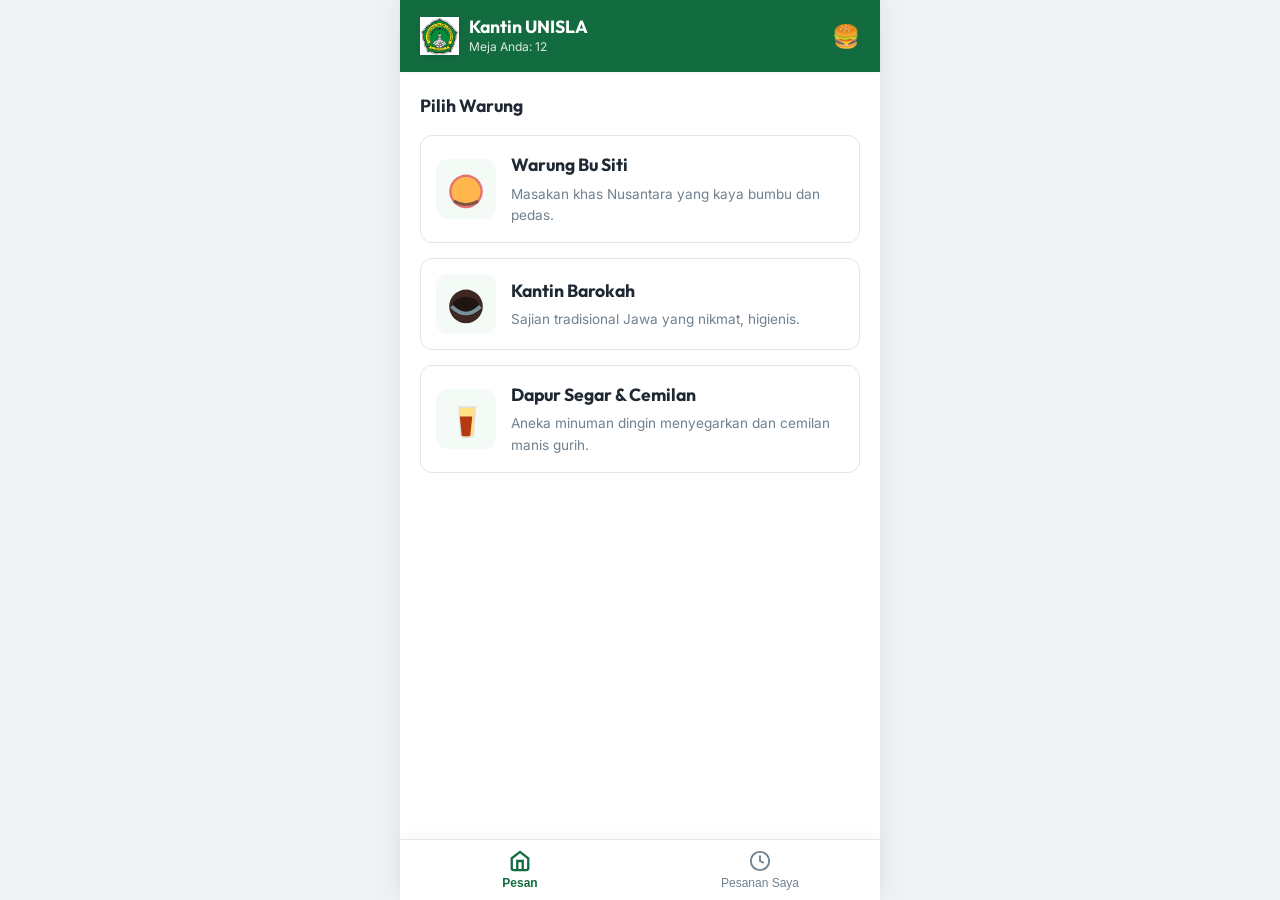
<file: apkkantin/customer.html>
<!DOCTYPE html>
<html lang="id">
<head>
    <meta charset="UTF-8">
    <meta name="viewport" content="width=device-width, initial-scale=1.0">
    <title>Pesan Makanan - Kantin UNISLA</title>
    <link rel="manifest" href="manifest.json">
    <meta name="theme-color" content="#0d9488">
    <link rel="stylesheet" href="styles.css">
    <script src="app.js"></script>
</head>
<body style="background-color: #f0f2f5;">

    <div class="mobile-wrapper">
        <!-- HEADER -->
        <header class="mobile-header" style="align-items: center;">
            <div style="display: flex; align-items: center; gap: 10px;">
                <img src="assets/logo.png" alt="Logo UNISLA" style="height: 38px; width: auto; filter: drop-shadow(0 2px 4px rgba(0,0,0,0.1));">
                <div>
                    <h2 id="header-title" style="font-size: 1.1rem; line-height: 1.2;">Kantin UNISLA</h2>
                    <div style="font-size: 0.75rem; color: rgba(255,255,255,0.85);" id="header-subtitle">Meja Anda: </div>
                </div>
            </div>
            <div class="portal-card-icon" style="margin:0; font-size:1.4rem; animation:none;" id="header-icon">🍔</div>
        </header>

        <!-- MAIN CONTENT AREA -->
        <div class="mobile-content" id="main-content">
            <!-- TAB 1: DAFTAR WARUNG -->
            <div id="view-merchants">
                <h3 style="margin-bottom: 15px; font-size: 1.1rem;">Pilih Warung</h3>
                <div class="merchant-list" id="merchant-list-container">
                    <!-- Injected via JS -->
                </div>
            </div>

            <!-- TAB 2: DAFTAR MENU -->
            <div id="view-menus" class="hidden">
                <button class="btn btn-sm btn-secondary" onclick="goBackToMerchants()" style="margin-bottom: 15px;">
                    &larr; Kembali ke Daftar Warung
                </button>
                
                <div class="card" style="margin-bottom: 20px; padding: 15px; display:flex; align-items:center; gap:15px;">
                    <div class="food-svg-container" id="selected-merchant-icon"></div>
                    <div>
                        <h3 id="selected-merchant-name" style="margin:0;">-</h3>
                        <p id="selected-merchant-desc" style="font-size:0.8rem; color:var(--text-muted); margin:0;"></p>
                    </div>
                </div>

                <div class="menu-filter" id="menu-categories">
                    <button class="filter-pill active" onclick="filterCategory('Semua')">Semua</button>
                    <button class="filter-pill" onclick="filterCategory('Makanan')">Makanan</button>
                    <button class="filter-pill" onclick="filterCategory('Minuman')">Minuman</button>
                    <button class="filter-pill" onclick="filterCategory('Cemilan')">Cemilan</button>
                </div>

                <div class="menu-list" id="menu-list-container">
                    <!-- Injected via JS -->
                </div>
            </div>

            <!-- TAB 3: PELACAKAN PESANAN -->
            <div id="view-tracking" class="hidden">
                <h3 style="margin-bottom: 15px; font-size: 1.1rem;">Pesanan Anda</h3>
                <div id="tracking-container">
                    <!-- Injected via JS -->
                </div>
            </div>
        </div>

        <!-- FLOATING CART BUTTON -->
        <div id="cart-floating" class="cart-floating-btn hidden" onclick="openCartModal()">
            <div>
                <h4>🛒 Lihat Keranjang</h4>
                <div style="font-size: 0.8rem; opacity: 0.9;" id="cart-item-count">0 Item</div>
            </div>
            <span id="cart-total-price">Rp 0</span>
        </div>

        <!-- FOOTER NAVIGATION -->
        <nav class="mobile-footer-nav">
            <button class="nav-item active" id="nav-home" onclick="switchMainTab('home')">
                <svg viewBox="0 0 24 24"><path d="M3 9l9-7 9 7v11a2 2 0 0 1-2 2H5a2 2 0 0 1-2-2z"></path><polyline points="9 22 9 12 15 12 15 22"></polyline></svg>
                Pesan
            </button>
            <button class="nav-item" id="nav-track" onclick="switchMainTab('track')">
                <svg viewBox="0 0 24 24"><circle cx="12" cy="12" r="10"></circle><polyline points="12 6 12 12 16 14"></polyline></svg>
                Pesanan Saya
            </button>
        </nav>
    </div>

    <!-- MODAL KERANJANG & CHECKOUT -->
    <div id="cart-modal" class="modal-overlay hidden" style="align-items: flex-end;">
        <div class="modal-content" style="border-radius: var(--radius-lg) var(--radius-lg) 0 0; max-height: 85vh; display:flex; flex-direction:column;">
            <button class="modal-close" onclick="closeCartModal()">&times;</button>
            <h2 style="margin-bottom: 20px;">Keranjang Pesanan</h2>
            
            <div id="cart-items-container" style="flex:1; overflow-y:auto; margin-bottom: 20px;">
                <!-- Injected via JS -->
            </div>

            <div style="border-top: 1px solid var(--border-color); padding-top: 15px; margin-bottom:20px;">
                <h4 style="margin-bottom:10px;">Metode Pembayaran</h4>
                <div class="payment-options">
                    <div class="payment-card active" id="pay-qris" onclick="selectPayment('qris')">
                        <strong>QRIS</strong><br>
                        <span style="font-size:0.8rem; color:var(--text-muted);">Scan via e-Wallet/M-Banking</span>
                    </div>
                    <div class="payment-card" id="pay-cash" onclick="selectPayment('cash')">
                        <strong>Tunai (Cash)</strong><br>
                        <span style="font-size:0.8rem; color:var(--text-muted);">Bayar di Kasir Warung</span>
                    </div>
                </div>
            </div>

            <button class="btn btn-primary" style="width: 100%; padding: 15px; font-size: 1.1rem;" onclick="handleCheckout()">
                Pesan Sekarang - <span id="checkout-total-price">Rp 0</span>
            </button>
        </div>
    </div>

    <!-- TOAST NOTIFICATION CONTAINER -->
    <div id="toast-container" class="toast-container" style="top:auto; bottom: 80px; width: 100%; max-width: 480px; left: 50%; transform: translateX(-50%); padding:0 20px;"></div>
    
    <!-- AUDIO FOR NOTIFICATIONS -->
    <audio id="chime-audio" src="https://assets.mixkit.co/active_storage/sfx/2869/2869-preview.mp3" preload="auto"></audio>

    <script>
        // STATE
        let tableNumber = 12;
        let selectedMerchant = null;
        let currentCategory = 'Semua';
        let cart = [];
        let paymentMethod = 'qris';
        let previousOrdersStr = '';

        window.addEventListener('DOMContentLoaded', () => {
            // Get Table Number from URL
            const urlParams = new URLSearchParams(window.location.search);
            if (urlParams.has('tableNumber')) {
                tableNumber = parseInt(urlParams.get('tableNumber'));
            }
            document.getElementById('header-subtitle').textContent = `Meja Anda: ${tableNumber}`;

            renderMerchants();
            renderOrderTracking(); // Init tracking
            
            // Listen to cross-tab updates
            window.addEventListener('storage', handleStorageUpdate);
            window.addEventListener('storage_updated', handleStorageUpdate);
        });

        function handleStorageUpdate() {
            if (document.getElementById('view-merchants').classList.contains('hidden') === false) {
                renderMerchants();
            } else if (selectedMerchant) {
                renderMenus();
            }
            checkOrderStatusChanges();
        }

        // --- NAVIGATION ---
        function switchMainTab(tab) {
            document.getElementById('nav-home').classList.remove('active');
            document.getElementById('nav-track').classList.remove('active');
            
            if (tab === 'home') {
                document.getElementById('nav-home').classList.add('active');
                document.getElementById('view-tracking').classList.add('hidden');
                
                if (selectedMerchant) {
                    document.getElementById('view-menus').classList.remove('hidden');
                    document.getElementById('view-merchants').classList.add('hidden');
                } else {
                    document.getElementById('view-merchants').classList.remove('hidden');
                    document.getElementById('view-menus').classList.add('hidden');
                }
                updateCartFloatingBtn();
            } else {
                document.getElementById('nav-track').classList.add('active');
                document.getElementById('view-merchants').classList.add('hidden');
                document.getElementById('view-menus').classList.add('hidden');
                document.getElementById('cart-floating').classList.add('hidden');
                document.getElementById('view-tracking').classList.remove('hidden');
                renderOrderTracking();
            }
        }

        // --- MERCHANTS ---
        function renderMerchants() {
            const merchants = DB.getMerchants().filter(m => m.aktif);
            const container = document.getElementById('merchant-list-container');
            
            if (merchants.length === 0) {
                container.innerHTML = `<div style="text-align:center; padding:30px; color:var(--text-muted);">Belum ada warung yang buka.</div>`;
                return;
            }

            container.innerHTML = merchants.map(m => `
                <div class="merchant-item" onclick="selectMerchant('${m.id}')">
                    <div class="food-svg-container">
                        ${DB.getFoodSvg(m.logo)}
                    </div>
                    <div class="merchant-item-info">
                        <h3>${m.nama}</h3>
                        <p>${m.deskripsi}</p>
                    </div>
                </div>
            `).join('');
        }

        function selectMerchant(merchantId) {
            // Check if cart has items from different merchant
            if (cart.length > 0 && cart[0].merchantId !== merchantId) {
                if(confirm('Anda memiliki pesanan dari warung lain di keranjang. Pindah warung akan mengosongkan keranjang. Lanjutkan?')) {
                    cart = [];
                } else {
                    return;
                }
            }
            
            selectedMerchant = DB.getMerchantById(merchantId);
            document.getElementById('selected-merchant-name').textContent = selectedMerchant.nama;
            document.getElementById('selected-merchant-desc').textContent = selectedMerchant.deskripsi;
            document.getElementById('selected-merchant-icon').innerHTML = DB.getFoodSvg(selectedMerchant.logo);
            
            document.getElementById('view-merchants').classList.add('hidden');
            document.getElementById('view-menus').classList.remove('hidden');
            
            renderMenus();
            updateCartFloatingBtn();
        }

        function goBackToMerchants() {
            selectedMerchant = null;
            document.getElementById('view-menus').classList.add('hidden');
            document.getElementById('view-merchants').classList.remove('hidden');
            updateCartFloatingBtn();
        }

        // --- MENUS ---
        function filterCategory(cat) {
            currentCategory = cat;
            document.querySelectorAll('.filter-pill').forEach(btn => {
                if(btn.textContent === cat) btn.classList.add('active');
                else btn.classList.remove('active');
            });
            renderMenus();
        }

        function renderMenus() {
            if (!selectedMerchant) return;
            let menus = DB.getMenusByMerchant(selectedMerchant.id);
            
            if (currentCategory !== 'Semua') {
                menus = menus.filter(m => m.kategori === currentCategory);
            }

            const container = document.getElementById('menu-list-container');
            
            if (menus.length === 0) {
                container.innerHTML = `<div style="text-align:center; padding:20px; color:var(--text-muted);">Tidak ada menu di kategori ini.</div>`;
                return;
            }

            container.innerHTML = menus.map(m => {
                const cartItem = cart.find(c => c.id === m.id);
                const qty = cartItem ? cartItem.qty : 0;
                
                let controlsHtml = '';
                if (!m.stok) {
                    controlsHtml = `<span style="color:var(--danger); font-size:0.8rem; font-weight:700;">HABIS</span>`;
                } else if (qty > 0) {
                    controlsHtml = `
                        <div class="qty-control">
                            <button class="qty-btn" onclick="updateCart('${m.id}', -1)">-</button>
                            <span class="qty-val">${qty}</span>
                            <button class="qty-btn" onclick="updateCart('${m.id}', 1)">+</button>
                        </div>
                    `;
                } else {
                    controlsHtml = `<button class="btn btn-sm btn-accent" onclick="updateCart('${m.id}', 1)">+ Tambah</button>`;
                }

                return `
                <div class="menu-item ${!m.stok ? 'out-of-stock' : ''}">
                    <div class="menu-item-img">${DB.getFoodSvg(m.iconKey)}</div>
                    <div class="menu-item-info">
                        <div>
                            <h4 class="menu-item-title">${m.nama}</h4>
                            <p class="menu-item-desc">${m.deskripsi}</p>
                        </div>
                        <div class="menu-item-footer">
                            <span class="menu-item-price">${formatRp(m.harga)}</span>
                            ${controlsHtml}
                        </div>
                    </div>
                </div>
                `;
            }).join('');
        }

        // --- CART ---
        function updateCart(menuId, change) {
            const menu = DB.getMenus().find(m => m.id === menuId);
            if (!menu || !menu.stok) return;

            const existingIdx = cart.findIndex(c => c.id === menuId);
            
            if (existingIdx > -1) {
                cart[existingIdx].qty += change;
                if (cart[existingIdx].qty <= 0) {
                    cart.splice(existingIdx, 1);
                }
            } else if (change > 0) {
                cart.push({ ...menu, qty: 1, notes: '' });
            }

            renderMenus();
            updateCartFloatingBtn();
            if(!document.getElementById('cart-modal').classList.contains('hidden')){
                renderCartItems();
            }
        }

        function updateCartFloatingBtn() {
            const floating = document.getElementById('cart-floating');
            // Show only if there are items AND we are not on tracking tab
            if (cart.length > 0 && document.getElementById('view-tracking').classList.contains('hidden')) {
                const totalQty = cart.reduce((sum, item) => sum + item.qty, 0);
                const totalPrice = cart.reduce((sum, item) => sum + (item.qty * item.harga), 0);
                
                document.getElementById('cart-item-count').textContent = `${totalQty} Item`;
                document.getElementById('cart-total-price').textContent = formatRp(totalPrice);
                floating.classList.remove('hidden');
            } else {
                floating.classList.add('hidden');
            }
        }

        function openCartModal() {
            renderCartItems();
            document.getElementById('cart-modal').classList.remove('hidden');
        }

        function closeCartModal() {
            document.getElementById('cart-modal').classList.add('hidden');
        }

        function renderCartItems() {
            const container = document.getElementById('cart-items-container');
            const totalPrice = cart.reduce((sum, item) => sum + (item.qty * item.harga), 0);
            
            if (cart.length === 0) {
                container.innerHTML = `<div style="text-align:center; color:var(--text-muted); margin-top:20px;">Keranjang kosong</div>`;
                document.getElementById('checkout-total-price').textContent = 'Rp 0';
                return;
            }

            container.innerHTML = cart.map((item, index) => `
                <div class="cart-item">
                    <div class="cart-item-header">
                        <span class="cart-item-title">${item.nama}</span>
                        <div class="qty-control">
                            <button class="qty-btn" onclick="updateCart('${item.id}', -1)">-</button>
                            <span class="qty-val">${item.qty}</span>
                            <button class="qty-btn" onclick="updateCart('${item.id}', 1)">+</button>
                        </div>
                    </div>
                    <div style="display:flex; justify-content:space-between; align-items:center;">
                        <span class="cart-item-price">${formatRp(item.harga * item.qty)}</span>
                        <input type="text" class="cart-notes-input" placeholder="Catatan (Minta pedas, dll)" 
                               value="${item.notes}" onchange="updateNotes(${index}, this.value)" style="width: 60%;">
                    </div>
                </div>
            `).join('');
            
            document.getElementById('checkout-total-price').textContent = formatRp(totalPrice);
        }

        function updateNotes(index, value) {
            if (cart[index]) {
                cart[index].notes = value;
            }
        }

        function selectPayment(method) {
            paymentMethod = method;
            document.getElementById('pay-qris').classList.remove('active');
            document.getElementById('pay-cash').classList.remove('active');
            document.getElementById(`pay-${method}`).classList.add('active');
        }

        function handleCheckout() {
            if (cart.length === 0) return;
            
            const totalPrice = cart.reduce((sum, item) => sum + (item.qty * item.harga), 0);
            const orderData = {
                merchantId: cart[0].merchantId,
                tableNumber: tableNumber,
                items: cart,
                totalPrice: totalPrice,
                paymentMethod: paymentMethod
            };

            DB.createOrder(orderData);
            
            // Show QRIS simulation if needed, but for now just success
            cart = [];
            closeCartModal();
            updateCartFloatingBtn();
            
            showToast('Pesanan berhasil dikirim ke warung!', 'success');
            
            // Switch to tracking
            switchMainTab('track');
        }

        // --- ORDER TRACKING ---
        function renderOrderTracking() {
            const myOrders = DB.getOrders().filter(o => o.tableNumber === tableNumber)
                             .sort((a,b) => new Date(b.timestamp) - new Date(a.timestamp));
                             
            const container = document.getElementById('tracking-container');
            
            if (myOrders.length === 0) {
                container.innerHTML = `
                    <div style="text-align:center; padding:40px 20px; color:var(--text-muted);">
                        <div style="font-size:3rem; margin-bottom:15px;">🍽️</div>
                        <p>Anda belum memiliki pesanan.</p>
                        <button class="btn btn-primary" onclick="switchMainTab('home')" style="margin-top:15px;">Pesan Sekarang</button>
                    </div>`;
                return;
            }

            container.innerHTML = myOrders.map(order => {
                const merchant = DB.getMerchantById(order.merchantId);
                const time = new Date(order.timestamp).toLocaleTimeString('id-ID', { hour: '2-digit', minute: '2-digit' });
                
                let progress = 25;
                let statusText = 'Menunggu Konfirmasi';
                let statusColor = 'var(--warning)';
                
                if (order.status === 'processed') { progress = 50; statusText = 'Sedang Dibuat'; statusColor = 'var(--info)'; }
                if (order.status === 'ready') { progress = 75; statusText = 'Siap Diambil'; statusColor = 'var(--primary)'; }
                if (order.status === 'completed') { progress = 100; statusText = 'Selesai'; statusColor = 'var(--success)'; }

                return `
                <div class="tracking-card">
                    <div class="tracking-header">
                        <span class="tracking-shop">${merchant ? merchant.nama : 'Warung'}</span>
                        <span class="tracking-time">${time}</span>
                    </div>
                    
                    <div style="display:flex; justify-content:space-between; align-items:center;">
                        <span style="font-weight:600; color:${statusColor};">${statusText}</span>
                        <span style="font-size:0.8rem; font-weight:700;">#${order.id.slice(-6).toUpperCase()}</span>
                    </div>
                    
                    <div class="tracking-progress">
                        <div class="progress-bar-bg">
                            <div class="progress-bar-fill" style="width: ${progress}%; background-color: ${statusColor};"></div>
                        </div>
                    </div>
                    
                    <div class="tracking-items">
                        ${order.items.map(item => `
                            <div class="tracking-item-row">
                                <span>${item.qty}x ${item.nama}</span>
                                <span>${formatRp(item.harga * item.qty)}</span>
                            </div>
                        `).join('')}
                    </div>
                    
                    <div class="tracking-total">
                        <span>Total:</span>
                        <span style="color:var(--primary);">${formatRp(order.totalPrice)}</span>
                    </div>
                </div>
                `;
            }).join('');
        }

        // Logic to detect changes and play sound / show toast
        function checkOrderStatusChanges() {
            const myOrders = DB.getOrders().filter(o => o.tableNumber === tableNumber);
            const currentStr = JSON.stringify(myOrders.map(o => o.id + o.status));
            
            if (previousOrdersStr && currentStr !== previousOrdersStr) {
                // Determine what changed
                myOrders.forEach(order => {
                    if (order.status === 'ready') {
                        // It's ready! Play chime
                        document.getElementById('chime-audio').play().catch(e => console.log('Audio error'));
                        showToast(`Pesanan #${order.id.slice(-6).toUpperCase()} SIAP DIAMBIL!`, 'success');
                    } else if (order.status === 'processed') {
                        showToast(`Pesanan #${order.id.slice(-6).toUpperCase()} sedang diproses penjual.`, 'info');
                    }
                });
                
                if (!document.getElementById('view-tracking').classList.contains('hidden')) {
                    renderOrderTracking();
                }
            }
            previousOrdersStr = currentStr;
        }

        // Initialize tracking string
        previousOrdersStr = JSON.stringify(DB.getOrders().filter(o => o.tableNumber === tableNumber).map(o => o.id + o.status));

        // --- UTILS ---
        function showToast(message, type = 'info') {
            const container = document.getElementById('toast-container');
            const toast = document.createElement('div');
            toast.className = `toast ${type}`;
            toast.innerHTML = `<p style="margin:0; font-weight:500;">${message}</p>`;
            container.appendChild(toast);
            
            setTimeout(() => {
                toast.style.opacity = '0';
                toast.style.transform = 'translateY(-20px)';
                toast.style.transition = 'all 0.3s';
                setTimeout(() => toast.remove(), 300);
            }, 3000);
        }
    </script>
</body>
</html>
</file>
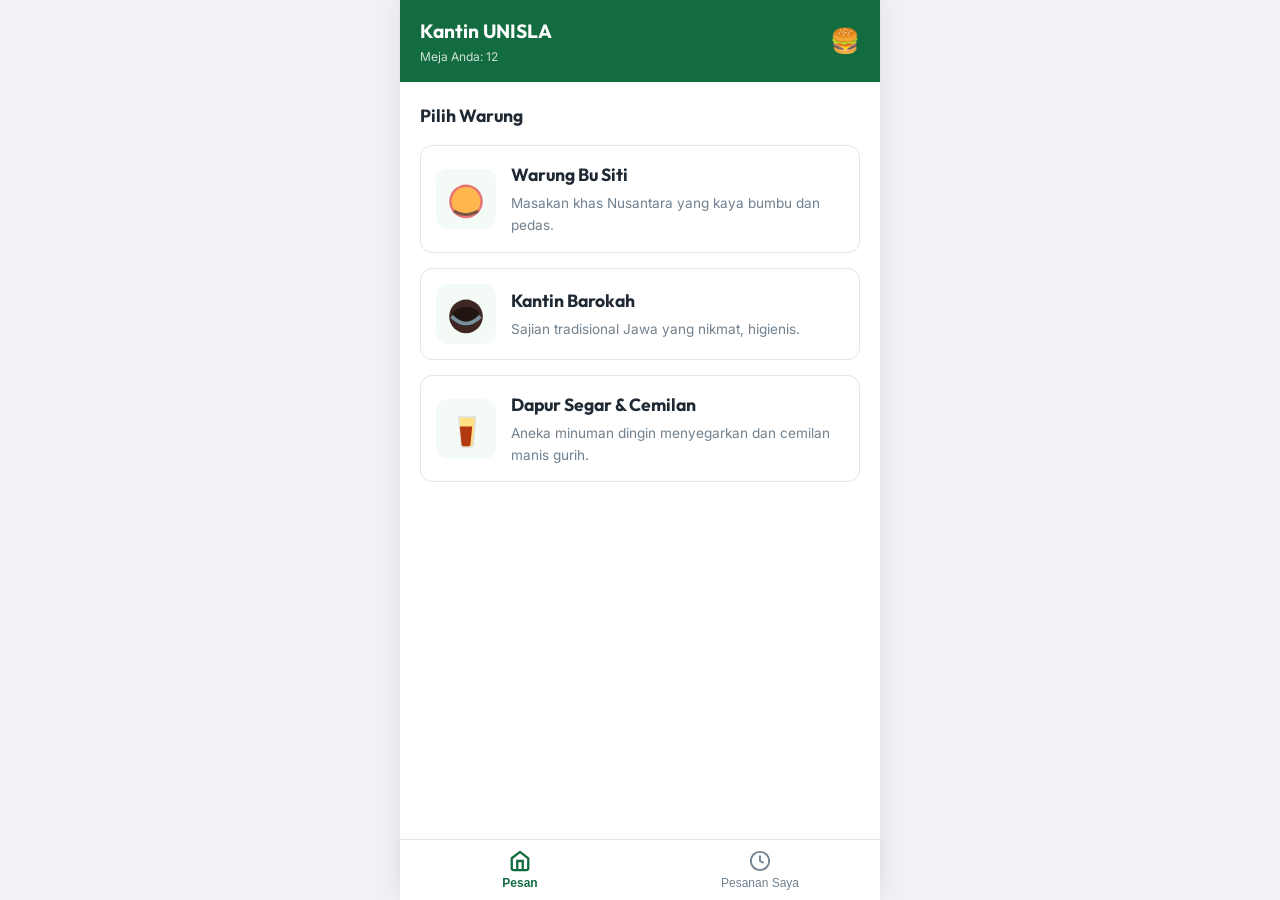
<file: sistem_kantin/customer.html>
<!DOCTYPE html>
<html lang="id">
<head>
    <meta charset="UTF-8">
    <meta name="viewport" content="width=device-width, initial-scale=1.0">
    <title>Kantin UNISLA - Pesan Makanan</title>
    <link rel="stylesheet" href="styles.css">
    <script src="app.js"></script>
</head>
<body style="background-color: #f0f2f5;">

    <div class="mobile-wrapper">
        <!-- HEADER -->
        <header class="mobile-header">
            <div>
                <h2 id="header-title">Kantin UNISLA</h2>
                <div style="font-size: 0.75rem; color: rgba(255,255,255,0.8);" id="header-subtitle">Meja Anda: </div>
            </div>
            <div class="portal-card-icon" style="margin:0; font-size:1.5rem; animation:none;" id="header-icon">🍔</div>
        </header>

        <!-- MAIN CONTENT AREA -->
        <div class="mobile-content" id="main-content">
            <!-- TAB 1: DAFTAR WARUNG -->
            <div id="view-merchants">
                <h3 style="margin-bottom: 15px; font-size: 1.1rem;">Pilih Warung</h3>
                <div class="merchant-list" id="merchant-list-container">
                    <!-- Injected via JS -->
                </div>
            </div>

            <!-- TAB 2: DAFTAR MENU -->
            <div id="view-menus" class="hidden">
                <button class="btn btn-sm btn-secondary" onclick="goBackToMerchants()" style="margin-bottom: 15px;">
                    &larr; Kembali ke Daftar Warung
                </button>
                
                <div class="card" style="margin-bottom: 20px; padding: 15px; display:flex; align-items:center; gap:15px;">
                    <div class="food-svg-container" id="selected-merchant-icon"></div>
                    <div>
                        <h3 id="selected-merchant-name" style="margin:0;">-</h3>
                        <p id="selected-merchant-desc" style="font-size:0.8rem; color:var(--text-muted); margin:0;"></p>
                    </div>
                </div>

                <div class="menu-filter" id="menu-categories">
                    <button class="filter-pill active" onclick="filterCategory('Semua')">Semua</button>
                    <button class="filter-pill" onclick="filterCategory('Makanan')">Makanan</button>
                    <button class="filter-pill" onclick="filterCategory('Minuman')">Minuman</button>
                    <button class="filter-pill" onclick="filterCategory('Cemilan')">Cemilan</button>
                </div>

                <div class="menu-list" id="menu-list-container">
                    <!-- Injected via JS -->
                </div>
            </div>

            <!-- TAB 3: PELACAKAN PESANAN -->
            <div id="view-tracking" class="hidden">
                <h3 style="margin-bottom: 15px; font-size: 1.1rem;">Pesanan Anda</h3>
                <div id="tracking-container">
                    <!-- Injected via JS -->
                </div>
            </div>
        </div>

        <!-- FLOATING CART BUTTON -->
        <div id="cart-floating" class="cart-floating-btn hidden" onclick="openCartModal()">
            <div>
                <h4>🛒 Lihat Keranjang</h4>
                <div style="font-size: 0.8rem; opacity: 0.9;" id="cart-item-count">0 Item</div>
            </div>
            <span id="cart-total-price">Rp 0</span>
        </div>

        <!-- FOOTER NAVIGATION -->
        <nav class="mobile-footer-nav">
            <button class="nav-item active" id="nav-home" onclick="switchMainTab('home')">
                <svg viewBox="0 0 24 24"><path d="M3 9l9-7 9 7v11a2 2 0 0 1-2 2H5a2 2 0 0 1-2-2z"></path><polyline points="9 22 9 12 15 12 15 22"></polyline></svg>
                Pesan
            </button>
            <button class="nav-item" id="nav-track" onclick="switchMainTab('track')">
                <svg viewBox="0 0 24 24"><circle cx="12" cy="12" r="10"></circle><polyline points="12 6 12 12 16 14"></polyline></svg>
                Pesanan Saya
            </button>
        </nav>
    </div>

    <!-- MODAL KERANJANG & CHECKOUT -->
    <div id="cart-modal" class="modal-overlay hidden" style="align-items: flex-end;">
        <div class="modal-content" style="border-radius: var(--radius-lg) var(--radius-lg) 0 0; max-height: 85vh; display:flex; flex-direction:column;">
            <button class="modal-close" onclick="closeCartModal()">&times;</button>
            <h2 style="margin-bottom: 20px;">Keranjang Pesanan</h2>
            
            <div id="cart-items-container" style="flex:1; overflow-y:auto; margin-bottom: 20px;">
                <!-- Injected via JS -->
            </div>

            <div style="border-top: 1px solid var(--border-color); padding-top: 15px; margin-bottom:20px;">
                <h4 style="margin-bottom:10px;">Metode Pembayaran</h4>
                <div class="payment-options">
                    <div class="payment-card active" id="pay-qris" onclick="selectPayment('qris')">
                        <strong>QRIS</strong><br>
                        <span style="font-size:0.8rem; color:var(--text-muted);">Scan via e-Wallet/M-Banking</span>
                    </div>
                    <div class="payment-card" id="pay-cash" onclick="selectPayment('cash')">
                        <strong>Tunai (Cash)</strong><br>
                        <span style="font-size:0.8rem; color:var(--text-muted);">Bayar di Kasir Warung</span>
                    </div>
                </div>
            </div>

            <button class="btn btn-primary" style="width: 100%; padding: 15px; font-size: 1.1rem;" onclick="handleCheckout()">
                Pesan Sekarang - <span id="checkout-total-price">Rp 0</span>
            </button>
        </div>
    </div>

    <!-- TOAST NOTIFICATION CONTAINER -->
    <div id="toast-container" class="toast-container" style="top:auto; bottom: 80px; width: 100%; max-width: 480px; left: 50%; transform: translateX(-50%); padding:0 20px;"></div>
    
    <!-- AUDIO FOR NOTIFICATIONS -->
    <audio id="chime-audio" src="https://assets.mixkit.co/active_storage/sfx/2869/2869-preview.mp3" preload="auto"></audio>

    <script>
        // STATE
        let tableNumber = 12;
        let selectedMerchant = null;
        let currentCategory = 'Semua';
        let cart = [];
        let paymentMethod = 'qris';
        let previousOrdersStr = '';

        window.addEventListener('DOMContentLoaded', () => {
            // Get Table Number from URL
            const urlParams = new URLSearchParams(window.location.search);
            if (urlParams.has('tableNumber')) {
                tableNumber = parseInt(urlParams.get('tableNumber'));
            }
            document.getElementById('header-subtitle').textContent = `Meja Anda: ${tableNumber}`;

            renderMerchants();
            renderOrderTracking(); // Init tracking
            
            // Listen to cross-tab updates
            window.addEventListener('storage', handleStorageUpdate);
            window.addEventListener('storage_updated', handleStorageUpdate);
        });

        function handleStorageUpdate() {
            if (document.getElementById('view-merchants').classList.contains('hidden') === false) {
                renderMerchants();
            } else if (selectedMerchant) {
                renderMenus();
            }
            checkOrderStatusChanges();
        }

        // --- NAVIGATION ---
        function switchMainTab(tab) {
            document.getElementById('nav-home').classList.remove('active');
            document.getElementById('nav-track').classList.remove('active');
            
            if (tab === 'home') {
                document.getElementById('nav-home').classList.add('active');
                document.getElementById('view-tracking').classList.add('hidden');
                
                if (selectedMerchant) {
                    document.getElementById('view-menus').classList.remove('hidden');
                    document.getElementById('view-merchants').classList.add('hidden');
                } else {
                    document.getElementById('view-merchants').classList.remove('hidden');
                    document.getElementById('view-menus').classList.add('hidden');
                }
                updateCartFloatingBtn();
            } else {
                document.getElementById('nav-track').classList.add('active');
                document.getElementById('view-merchants').classList.add('hidden');
                document.getElementById('view-menus').classList.add('hidden');
                document.getElementById('cart-floating').classList.add('hidden');
                document.getElementById('view-tracking').classList.remove('hidden');
                renderOrderTracking();
            }
        }

        // --- MERCHANTS ---
        function renderMerchants() {
            const merchants = DB.getMerchants().filter(m => m.aktif);
            const container = document.getElementById('merchant-list-container');
            
            if (merchants.length === 0) {
                container.innerHTML = `<div style="text-align:center; padding:30px; color:var(--text-muted);">Belum ada warung yang buka.</div>`;
                return;
            }

            container.innerHTML = merchants.map(m => `
                <div class="merchant-item" onclick="selectMerchant('${m.id}')">
                    <div class="food-svg-container">
                        ${DB.getFoodSvg(m.logo)}
                    </div>
                    <div class="merchant-item-info">
                        <h3>${m.nama}</h3>
                        <p>${m.deskripsi}</p>
                    </div>
                </div>
            `).join('');
        }

        function selectMerchant(merchantId) {
            // Check if cart has items from different merchant
            if (cart.length > 0 && cart[0].merchantId !== merchantId) {
                if(confirm('Anda memiliki pesanan dari warung lain di keranjang. Pindah warung akan mengosongkan keranjang. Lanjutkan?')) {
                    cart = [];
                } else {
                    return;
                }
            }
            
            selectedMerchant = DB.getMerchantById(merchantId);
            document.getElementById('selected-merchant-name').textContent = selectedMerchant.nama;
            document.getElementById('selected-merchant-desc').textContent = selectedMerchant.deskripsi;
            document.getElementById('selected-merchant-icon').innerHTML = DB.getFoodSvg(selectedMerchant.logo);
            
            document.getElementById('view-merchants').classList.add('hidden');
            document.getElementById('view-menus').classList.remove('hidden');
            
            renderMenus();
            updateCartFloatingBtn();
        }

        function goBackToMerchants() {
            selectedMerchant = null;
            document.getElementById('view-menus').classList.add('hidden');
            document.getElementById('view-merchants').classList.remove('hidden');
            updateCartFloatingBtn();
        }

        // --- MENUS ---
        function filterCategory(cat) {
            currentCategory = cat;
            document.querySelectorAll('.filter-pill').forEach(btn => {
                if(btn.textContent === cat) btn.classList.add('active');
                else btn.classList.remove('active');
            });
            renderMenus();
        }

        function renderMenus() {
            if (!selectedMerchant) return;
            let menus = DB.getMenusByMerchant(selectedMerchant.id);
            
            if (currentCategory !== 'Semua') {
                menus = menus.filter(m => m.kategori === currentCategory);
            }

            const container = document.getElementById('menu-list-container');
            
            if (menus.length === 0) {
                container.innerHTML = `<div style="text-align:center; padding:20px; color:var(--text-muted);">Tidak ada menu di kategori ini.</div>`;
                return;
            }

            container.innerHTML = menus.map(m => {
                const cartItem = cart.find(c => c.id === m.id);
                const qty = cartItem ? cartItem.qty : 0;
                
                let controlsHtml = '';
                if (!m.stok) {
                    controlsHtml = `<span style="color:var(--danger); font-size:0.8rem; font-weight:700;">HABIS</span>`;
                } else if (qty > 0) {
                    controlsHtml = `
                        <div class="qty-control">
                            <button class="qty-btn" onclick="updateCart('${m.id}', -1)">-</button>
                            <span class="qty-val">${qty}</span>
                            <button class="qty-btn" onclick="updateCart('${m.id}', 1)">+</button>
                        </div>
                    `;
                } else {
                    controlsHtml = `<button class="btn btn-sm btn-accent" onclick="updateCart('${m.id}', 1)">+ Tambah</button>`;
                }

                return `
                <div class="menu-item ${!m.stok ? 'out-of-stock' : ''}">
                    <div class="menu-item-img">${DB.getFoodSvg(m.iconKey)}</div>
                    <div class="menu-item-info">
                        <div>
                            <h4 class="menu-item-title">${m.nama}</h4>
                            <p class="menu-item-desc">${m.deskripsi}</p>
                        </div>
                        <div class="menu-item-footer">
                            <span class="menu-item-price">${formatRp(m.harga)}</span>
                            ${controlsHtml}
                        </div>
                    </div>
                </div>
                `;
            }).join('');
        }

        // --- CART ---
        function updateCart(menuId, change) {
            const menu = DB.getMenus().find(m => m.id === menuId);
            if (!menu || !menu.stok) return;

            const existingIdx = cart.findIndex(c => c.id === menuId);
            
            if (existingIdx > -1) {
                cart[existingIdx].qty += change;
                if (cart[existingIdx].qty <= 0) {
                    cart.splice(existingIdx, 1);
                }
            } else if (change > 0) {
                cart.push({ ...menu, qty: 1, notes: '' });
            }

            renderMenus();
            updateCartFloatingBtn();
            if(!document.getElementById('cart-modal').classList.contains('hidden')){
                renderCartItems();
            }
        }

        function updateCartFloatingBtn() {
            const floating = document.getElementById('cart-floating');
            // Show only if there are items AND we are not on tracking tab
            if (cart.length > 0 && document.getElementById('view-tracking').classList.contains('hidden')) {
                const totalQty = cart.reduce((sum, item) => sum + item.qty, 0);
                const totalPrice = cart.reduce((sum, item) => sum + (item.qty * item.harga), 0);
                
                document.getElementById('cart-item-count').textContent = `${totalQty} Item`;
                document.getElementById('cart-total-price').textContent = formatRp(totalPrice);
                floating.classList.remove('hidden');
            } else {
                floating.classList.add('hidden');
            }
        }

        function openCartModal() {
            renderCartItems();
            document.getElementById('cart-modal').classList.remove('hidden');
        }

        function closeCartModal() {
            document.getElementById('cart-modal').classList.add('hidden');
        }

        function renderCartItems() {
            const container = document.getElementById('cart-items-container');
            const totalPrice = cart.reduce((sum, item) => sum + (item.qty * item.harga), 0);
            
            if (cart.length === 0) {
                container.innerHTML = `<div style="text-align:center; color:var(--text-muted); margin-top:20px;">Keranjang kosong</div>`;
                document.getElementById('checkout-total-price').textContent = 'Rp 0';
                return;
            }

            container.innerHTML = cart.map((item, index) => `
                <div class="cart-item">
                    <div class="cart-item-header">
                        <span class="cart-item-title">${item.nama}</span>
                        <div class="qty-control">
                            <button class="qty-btn" onclick="updateCart('${item.id}', -1)">-</button>
                            <span class="qty-val">${item.qty}</span>
                            <button class="qty-btn" onclick="updateCart('${item.id}', 1)">+</button>
                        </div>
                    </div>
                    <div style="display:flex; justify-content:space-between; align-items:center;">
                        <span class="cart-item-price">${formatRp(item.harga * item.qty)}</span>
                        <input type="text" class="cart-notes-input" placeholder="Catatan (Minta pedas, dll)" 
                               value="${item.notes}" onchange="updateNotes(${index}, this.value)" style="width: 60%;">
                    </div>
                </div>
            `).join('');
            
            document.getElementById('checkout-total-price').textContent = formatRp(totalPrice);
        }

        function updateNotes(index, value) {
            if (cart[index]) {
                cart[index].notes = value;
            }
        }

        function selectPayment(method) {
            paymentMethod = method;
            document.getElementById('pay-qris').classList.remove('active');
            document.getElementById('pay-cash').classList.remove('active');
            document.getElementById(`pay-${method}`).classList.add('active');
        }

        function handleCheckout() {
            if (cart.length === 0) return;
            
            const totalPrice = cart.reduce((sum, item) => sum + (item.qty * item.harga), 0);
            const orderData = {
                merchantId: cart[0].merchantId,
                tableNumber: tableNumber,
                items: cart,
                totalPrice: totalPrice,
                paymentMethod: paymentMethod
            };

            DB.createOrder(orderData);
            
            // Show QRIS simulation if needed, but for now just success
            cart = [];
            closeCartModal();
            updateCartFloatingBtn();
            
            showToast('Pesanan berhasil dikirim ke warung!', 'success');
            
            // Switch to tracking
            switchMainTab('track');
        }

        // --- ORDER TRACKING ---
        function renderOrderTracking() {
            const myOrders = DB.getOrders().filter(o => o.tableNumber === tableNumber)
                             .sort((a,b) => new Date(b.timestamp) - new Date(a.timestamp));
                             
            const container = document.getElementById('tracking-container');
            
            if (myOrders.length === 0) {
                container.innerHTML = `
                    <div style="text-align:center; padding:40px 20px; color:var(--text-muted);">
                        <div style="font-size:3rem; margin-bottom:15px;">🍽️</div>
                        <p>Anda belum memiliki pesanan.</p>
                        <button class="btn btn-primary" onclick="switchMainTab('home')" style="margin-top:15px;">Pesan Sekarang</button>
                    </div>`;
                return;
            }

            container.innerHTML = myOrders.map(order => {
                const merchant = DB.getMerchantById(order.merchantId);
                const time = new Date(order.timestamp).toLocaleTimeString('id-ID', { hour: '2-digit', minute: '2-digit' });
                
                let progress = 25;
                let statusText = 'Menunggu Konfirmasi';
                let statusColor = 'var(--warning)';
                
                if (order.status === 'processed') { progress = 50; statusText = 'Sedang Dibuat'; statusColor = 'var(--info)'; }
                if (order.status === 'ready') { progress = 75; statusText = 'Siap Diambil'; statusColor = 'var(--primary)'; }
                if (order.status === 'completed') { progress = 100; statusText = 'Selesai'; statusColor = 'var(--success)'; }

                return `
                <div class="tracking-card">
                    <div class="tracking-header">
                        <span class="tracking-shop">${merchant ? merchant.nama : 'Warung'}</span>
                        <span class="tracking-time">${time}</span>
                    </div>
                    
                    <div style="display:flex; justify-content:space-between; align-items:center;">
                        <span style="font-weight:600; color:${statusColor};">${statusText}</span>
                        <span style="font-size:0.8rem; font-weight:700;">#${order.id.slice(-6).toUpperCase()}</span>
                    </div>
                    
                    <div class="tracking-progress">
                        <div class="progress-bar-bg">
                            <div class="progress-bar-fill" style="width: ${progress}%; background-color: ${statusColor};"></div>
                        </div>
                    </div>
                    
                    <div class="tracking-items">
                        ${order.items.map(item => `
                            <div class="tracking-item-row">
                                <span>${item.qty}x ${item.nama}</span>
                                <span>${formatRp(item.harga * item.qty)}</span>
                            </div>
                        `).join('')}
                    </div>
                    
                    <div class="tracking-total">
                        <span>Total:</span>
                        <span style="color:var(--primary);">${formatRp(order.totalPrice)}</span>
                    </div>
                </div>
                `;
            }).join('');
        }

        // Logic to detect changes and play sound / show toast
        function checkOrderStatusChanges() {
            const myOrders = DB.getOrders().filter(o => o.tableNumber === tableNumber);
            const currentStr = JSON.stringify(myOrders.map(o => o.id + o.status));
            
            if (previousOrdersStr && currentStr !== previousOrdersStr) {
                // Determine what changed
                myOrders.forEach(order => {
                    if (order.status === 'ready') {
                        // It's ready! Play chime
                        document.getElementById('chime-audio').play().catch(e => console.log('Audio error'));
                        showToast(`Pesanan #${order.id.slice(-6).toUpperCase()} SIAP DIAMBIL!`, 'success');
                    } else if (order.status === 'processed') {
                        showToast(`Pesanan #${order.id.slice(-6).toUpperCase()} sedang diproses penjual.`, 'info');
                    }
                });
                
                if (!document.getElementById('view-tracking').classList.contains('hidden')) {
                    renderOrderTracking();
                }
            }
            previousOrdersStr = currentStr;
        }

        // Initialize tracking string
        previousOrdersStr = JSON.stringify(DB.getOrders().filter(o => o.tableNumber === tableNumber).map(o => o.id + o.status));

        // --- UTILS ---
        function showToast(message, type = 'info') {
            const container = document.getElementById('toast-container');
            const toast = document.createElement('div');
            toast.className = `toast ${type}`;
            toast.innerHTML = `<p style="margin:0; font-weight:500;">${message}</p>`;
            container.appendChild(toast);
            
            setTimeout(() => {
                toast.style.opacity = '0';
                toast.style.transform = 'translateY(-20px)';
                toast.style.transition = 'all 0.3s';
                setTimeout(() => toast.remove(), 300);
            }, 3000);
        }
    </script>
</body>
</html>
</file>
<file: apkkantin/styles.css>
/* IMPORT GOOGLE FONTS */
@import url('https://fonts.googleapis.com/css2?family=Inter:wght@300;400;500;600;700&family=Outfit:wght@400;500;600;700;800&display=swap');

/* CSS VARIABLES FOR PREMIUM THEME */
:root {
    --primary: hsl(150, 70%, 25%); /* UNISLA Emerald Green */
    --primary-light: hsl(150, 60%, 35%);
    --primary-dark: hsl(150, 80%, 15%);
    --primary-bg: hsl(150, 50%, 97%);
    
    --accent: hsl(38, 95%, 52%); /* Warm Food Amber/Gold */
    --accent-dark: hsl(35, 90%, 45%);
    --accent-light: hsl(40, 100%, 70%);
    
    --danger: hsl(354, 70%, 54%);
    --success: hsl(145, 63%, 42%);
    --warning: hsl(45, 100%, 51%);
    --info: hsl(200, 95%, 48%);
    
    --dark-slate: hsl(210, 24%, 16%);
    --text-primary: hsl(209, 20%, 25%);
    --text-muted: hsl(208, 12%, 50%);
    --bg-light: hsl(210, 30%, 98%);
    --border-color: hsl(210, 14%, 90%);
    
    --shadow-sm: 0 2px 4px rgba(0,0,0,0.02), 0 1px 2px rgba(0,0,0,0.03);
    --shadow-md: 0 4px 12px rgba(0,0,0,0.05), 0 2px 4px rgba(0,0,0,0.03);
    --shadow-lg: 0 10px 25px rgba(0,0,0,0.08), 0 5px 10px rgba(0,0,0,0.04);
    --shadow-premium: 0 20px 40px rgba(4, 52, 28, 0.08);
    
    --radius-sm: 8px;
    --radius-md: 12px;
    --radius-lg: 20px;
    --radius-xl: 30px;
    
    --transition-smooth: all 0.3s cubic-bezier(0.4, 0, 0.2, 1);
    --transition-bounce: all 0.5s cubic-bezier(0.175, 0.885, 0.32, 1.275);
}

/* RESET & BASE STYLES */
* { box-sizing: border-box; margin: 0; padding: 0; }
body { font-family: 'Inter', sans-serif; color: var(--text-primary); background-color: var(--bg-light); line-height: 1.6; overflow-x: hidden; }
h1, h2, h3, h4, h5, h6 { font-family: 'Outfit', sans-serif; color: var(--dark-slate); font-weight: 700; }
.hidden { display: none !important; }

/* BUTTONS WITH MICRO-ANIMATIONS */
.btn {
    display: inline-flex; align-items: center; justify-content: center;
    padding: 10px 20px; border-radius: var(--radius-md); font-size: 0.95rem; font-weight: 600;
    border: none; cursor: pointer; font-family: 'Outfit', sans-serif;
    transition: var(--transition-bounce); text-decoration: none; gap: 8px;
}
.btn:active { transform: scale(0.96); }
.btn-primary { background-color: var(--primary); color: white; box-shadow: 0 4px 10px rgba(11, 74, 43, 0.2); }
.btn-primary:hover { background-color: var(--primary-light); transform: translateY(-2px); box-shadow: 0 6px 14px rgba(11, 74, 43, 0.3); }
.btn-accent { background-color: var(--accent); color: var(--dark-slate); box-shadow: 0 4px 10px rgba(245, 158, 11, 0.2); }
.btn-accent:hover { background-color: var(--accent-light); transform: translateY(-2px); box-shadow: 0 6px 14px rgba(245, 158, 11, 0.3); }
.btn-secondary { background-color: white; color: var(--text-primary); border: 1px solid var(--border-color); box-shadow: var(--shadow-sm); }
.btn-secondary:hover { background-color: var(--bg-light); border-color: var(--text-muted); }
.btn-danger { background-color: var(--danger); color: white; box-shadow: 0 4px 10px rgba(220, 38, 38, 0.2); }
.btn-danger:hover { background-color: hsl(354, 70%, 60%); transform: translateY(-2px); }
.btn-outline-danger { background-color: transparent; color: var(--danger); border: 1px solid var(--danger); }
.btn-outline-danger:hover { background-color: var(--danger); color: white; }
.btn-sm { padding: 6px 12px; font-size: 0.85rem; border-radius: var(--radius-sm); }
.btn-icon { padding: 8px; border-radius: 50%; }

/* CARDS & CONTAINERS */
.card {
    background-color: white; border-radius: var(--radius-lg); border: 1px solid rgba(255, 255, 255, 0.7);
    box-shadow: var(--shadow-md); padding: 24px; transition: var(--transition-smooth);
}
.card-hover:hover { transform: translateY(-5px); box-shadow: var(--shadow-lg); }
.glass-card {
    background: rgba(255, 255, 255, 0.85); backdrop-filter: blur(10px);
    border: 1px solid rgba(255, 255, 255, 0.4); border-radius: var(--radius-lg); box-shadow: var(--shadow-premium);
}

/* BADGES */
.badge {
    display: inline-flex; align-items: center; padding: 4px 12px; border-radius: 50px;
    font-size: 0.75rem; font-weight: 700; text-transform: uppercase; letter-spacing: 0.5px; gap: 4px;
}
.badge-pending { background-color: hsl(38, 95%, 93%); color: hsl(38, 95%, 40%); }
.badge-processed { background-color: hsl(200, 95%, 93%); color: hsl(200, 95%, 40%); }
.badge-ready { background-color: hsl(45, 100%, 90%); color: hsl(45, 80%, 40%); }
.badge-completed { background-color: hsl(145, 63%, 92%); color: hsl(145, 63%, 30%); }
.badge-active { background-color: hsl(145, 63%, 92%); color: hsl(145, 63%, 30%); }
.badge-inactive { background-color: hsl(354, 70%, 92%); color: hsl(354, 70%, 40%); }

/* CUSTOM FORM INPUTS */
.form-group { margin-bottom: 20px; text-align: left; }
.form-label { display: block; margin-bottom: 6px; font-weight: 600; font-size: 0.9rem; color: var(--dark-slate); }
.form-control {
    width: 100%; padding: 12px 16px; border: 1.5px solid var(--border-color);
    border-radius: var(--radius-md); font-size: 0.95rem; font-family: inherit; transition: var(--transition-smooth);
}
.form-control:focus { outline: none; border-color: var(--primary); box-shadow: 0 0 0 4px rgba(11, 74, 43, 0.1); }
select.form-control { appearance: none; background-image: url("data:image/svg+xml;charset=UTF-8,%3csvg xmlns='http://www.w3.org/2000/svg' viewBox='0 0 24 24' fill='none' stroke='currentColor' stroke-width='2' stroke-linecap='round' stroke-linejoin='round'%3e%3cpolyline points='6 9 12 15 18 9'%3e%3c/polyline%3e%3c/svg%3e"); background-repeat: no-repeat; background-position: right 1rem center; background-size: 1em; }

/* LANDING PAGE LAYOUT */
.portal-container { max-width: 1200px; margin: 0 auto; padding: 60px 20px; text-align: center; }
.canteen-header { margin-bottom: 50px; animation: fadeInDown 0.8s ease; }
.canteen-logo-wrapper { display: flex; justify-content: center; align-items: center; gap: 15px; margin-bottom: 15px; }
.unisla-badge { background-color: var(--accent); color: var(--dark-slate); padding: 6px 14px; border-radius: 50px; font-weight: 700; font-size: 0.8rem; letter-spacing: 1px; }
.portal-grid { display: grid; grid-template-columns: repeat(auto-fit, minmax(320px, 1fr)); gap: 30px; margin-bottom: 60px; }
.portal-card { text-align: center; padding: 40px 30px; display: flex; flex-direction: column; justify-content: space-between; height: 100%; animation: fadeInUp 0.8s ease; }
.portal-card-icon { font-size: 3rem; margin-bottom: 20px; animation: float 4s ease-in-out infinite; }
.portal-card h2 { margin-bottom: 15px; font-size: 1.6rem; }
.portal-card p { color: var(--text-muted); margin-bottom: 30px; font-size: 0.95rem; }

.dev-panel { background: linear-gradient(135deg, var(--dark-slate), hsl(210, 24%, 10%)); color: white; padding: 30px; border-radius: var(--radius-lg); box-shadow: var(--shadow-lg); margin-top: 50px; text-align: left; border-left: 6px solid var(--accent); }
.dev-panel h3 { color: var(--accent); margin-bottom: 10px; }
.dev-panel p { color: #b0bec5; font-size: 0.9rem; margin-bottom: 20px; }
.dev-buttons { display: flex; flex-wrap: wrap; gap: 15px; }

/* MOBILE WRAPPER SIMULATION (CUSTOMER) */
.mobile-wrapper { max-width: 480px; margin: 0 auto; background-color: white; min-height: 100vh; box-shadow: 0 0 30px rgba(0,0,0,0.08); display: flex; flex-direction: column; position: relative; }
.mobile-header { background-color: var(--primary); color: white; padding: 16px 20px; position: sticky; top: 0; z-index: 100; box-shadow: var(--shadow-sm); display: flex; align-items: center; justify-content: space-between; }
.mobile-header h2 { color: white; font-size: 1.2rem; margin: 0; }
.mobile-content { flex: 1; padding: 20px; padding-bottom: 100px; overflow-y: auto; }
.mobile-footer-nav { position: fixed; bottom: 0; max-width: 480px; width: 100%; background: white; border-top: 1px solid var(--border-color); display: grid; grid-template-columns: repeat(2, 1fr); padding: 10px 0; box-shadow: 0 -4px 10px rgba(0,0,0,0.03); z-index: 99; }
.nav-item { display: flex; flex-direction: column; align-items: center; color: var(--text-muted); font-size: 0.75rem; text-decoration: none; font-weight: 500; cursor: pointer; border: none; background: none; transition: var(--transition-smooth); }
.nav-item.active { color: var(--primary); font-weight: 700; }
.nav-item svg { width: 22px; height: 22px; margin-bottom: 4px; stroke: currentColor; fill: none; stroke-width: 2; }
.nav-item.active svg { stroke-width: 2.5; }

/* MERCHANT & ADMIN DASHBOARD LAYOUT */
.dashboard-layout { display: flex; min-height: 100vh; }
.sidebar { width: 260px; background-color: var(--primary-dark); color: white; padding: 30px 20px; display: flex; flex-direction: column; position: fixed; height: 100vh; z-index: 100; }
.sidebar-brand { display: flex; align-items: center; gap: 10px; margin-bottom: 40px; }
.sidebar-brand h2 { color: white; font-size: 1.4rem; margin: 0; }
.sidebar-nav { display: flex; flex-direction: column; gap: 8px; flex: 1; }
.sidebar-link { display: flex; align-items: center; gap: 12px; padding: 12px 16px; color: hsl(150, 40%, 80%); text-decoration: none; border-radius: var(--radius-md); font-weight: 500; transition: var(--transition-smooth); border: none; background: none; text-align: left; width: 100%; cursor: pointer; font-size: 0.95rem; }
.sidebar-link:hover, .sidebar-link.active { color: white; background-color: rgba(255, 255, 255, 0.1); }
.sidebar-link.active { background-color: var(--accent); color: var(--dark-slate); font-weight: 600; }
.sidebar-link svg { width: 20px; height: 20px; stroke: currentColor; fill: none; stroke-width: 2; }
.sidebar-user { border-top: 1px solid rgba(255, 255, 255, 0.1); padding-top: 20px; margin-top: 20px; }
.dashboard-main { flex: 1; margin-left: 260px; padding: 40px; background-color: var(--bg-light); min-height: 100vh; }
.dashboard-header { display: flex; justify-content: space-between; align-items: center; margin-bottom: 30px; }
.dashboard-title h1 { font-size: 2rem; margin: 0; }
.dashboard-title p { color: var(--text-muted); }

/* AUTH LAYOUT */
.auth-container { display: flex; align-items: center; justify-content: center; min-height: 100vh; padding: 20px; }
.auth-card { max-width: 450px; width: 100%; }
.auth-tabs { display: flex; margin-bottom: 20px; border-bottom: 1px solid var(--border-color); }
.auth-tab { flex: 1; padding: 15px; text-align: center; font-weight: 600; color: var(--text-muted); cursor: pointer; border-bottom: 2px solid transparent; transition: var(--transition-smooth); }
.auth-tab.active { color: var(--primary); border-bottom-color: var(--primary); }

/* SVG ICONS */
.food-svg-container { width: 60px; height: 60px; display: flex; align-items: center; justify-content: center; background-color: var(--primary-bg); border-radius: var(--radius-md); padding: 6px; }
.food-svg { width: 100%; height: 100%; object-fit: contain; }

/* MODALS WITH GLASSMORPHISM */
.modal-overlay { position: fixed; top: 0; left: 0; right: 0; bottom: 0; background: rgba(0,0,0,0.5); display: flex; align-items: center; justify-content: center; z-index: 1000; padding: 20px; backdrop-filter: blur(4px); animation: fadeIn 0.3s ease; }
.modal-content { background: white; border-radius: var(--radius-lg); max-width: 500px; width: 100%; padding: 30px; position: relative; box-shadow: var(--shadow-lg); animation: scaleUp 0.3s cubic-bezier(0.175, 0.885, 0.32, 1.275); max-height: 90vh; overflow-y: auto; }
.modal-close { position: absolute; top: 20px; right: 20px; background: none; border: none; font-size: 1.5rem; cursor: pointer; color: var(--text-muted); }

/* ANIMATIONS */
@keyframes fadeIn { from { opacity: 0; } to { opacity: 1; } }
@keyframes fadeInDown { from { opacity: 0; transform: translateY(-20px); } to { opacity: 1; transform: translateY(0); } }
@keyframes fadeInUp { from { opacity: 0; transform: translateY(20px); } to { opacity: 1; transform: translateY(0); } }
@keyframes scaleUp { from { opacity: 0; transform: scale(0.9); } to { opacity: 1; transform: scale(1); } }
@keyframes slideIn { from { opacity: 0; transform: translateX(-30px); } to { opacity: 1; transform: translateX(0); } }
@keyframes float { 0% { transform: translateY(0px); } 50% { transform: translateY(-10px); } 100% { transform: translateY(0px); } }
@keyframes blink { 0% { background-color: white; } 50% { background-color: hsl(38, 95%, 90%); } 100% { background-color: white; } }

/* PRINT MEDIA UNTUK LAPORAN PDF DASHBOARD */
@media print {
    .sidebar, .dashboard-header button, .btn, .auth-container, .mobile-footer-nav, .cart-floating-btn, .dev-panel, .no-print { display: none !important; }
    .dashboard-main { margin-left: 0 !important; padding: 0 !important; background: white; }
    body { background: white; color: black; }
    .card, .stat-card, .table-container { box-shadow: none !important; border: 1px solid #ccc !important; page-break-inside: avoid; }
    table { width: 100%; border-collapse: collapse; }
    th, td { border: 1px solid #ddd; padding: 8px; }
}

/* CUSTOMER LISTS */
.merchant-list { display: grid; gap: 15px; }
.merchant-item { display: flex; align-items: center; gap: 15px; padding: 15px; background: white; border-radius: var(--radius-md); border: 1px solid var(--border-color); cursor: pointer; transition: var(--transition-smooth); }
.merchant-item:hover { border-color: var(--primary); box-shadow: var(--shadow-sm); transform: translateY(-2px); }
.merchant-item-info { flex: 1; }
.merchant-item-info h3 { margin: 0 0 4px 0; font-size: 1.1rem; }
.merchant-item-info p { margin: 0; font-size: 0.85rem; color: var(--text-muted); }

.menu-filter { display: flex; gap: 10px; overflow-x: auto; padding-bottom: 10px; margin-bottom: 15px; }
.filter-pill { padding: 6px 16px; background: var(--bg-light); border: 1px solid var(--border-color); border-radius: 50px; font-size: 0.85rem; font-weight: 600; color: var(--text-muted); cursor: pointer; white-space: nowrap; transition: var(--transition-smooth); }
.filter-pill.active { background: var(--primary); color: white; border-color: var(--primary); }

.menu-list { display: grid; gap: 15px; }
.menu-item { display: flex; gap: 15px; padding: 15px; background: white; border-radius: var(--radius-md); border: 1px solid var(--border-color); }
.menu-item.out-of-stock { opacity: 0.6; filter: grayscale(1); }
.menu-item-img { width: 70px; height: 70px; background: var(--primary-bg); border-radius: var(--radius-sm); display: flex; align-items: center; justify-content: center; padding: 10px; }
.menu-item-info { flex: 1; display: flex; flex-direction: column; justify-content: space-between; }
.menu-item-title { font-weight: 600; color: var(--dark-slate); margin: 0; line-height: 1.2; }
.menu-item-desc { font-size: 0.8rem; color: var(--text-muted); margin: 4px 0; }
.menu-item-footer { display: flex; justify-content: space-between; align-items: center; margin-top: 8px; }
.menu-item-price { font-weight: 700; color: var(--primary); }

.qty-control { display: flex; align-items: center; gap: 10px; background: var(--bg-light); border-radius: 50px; padding: 2px; border: 1px solid var(--border-color); }
.qty-btn { width: 28px; height: 28px; border-radius: 50%; border: none; background: white; color: var(--text-primary); font-weight: bold; cursor: pointer; box-shadow: var(--shadow-sm); }
.qty-val { font-weight: 600; font-size: 0.9rem; min-width: 16px; text-align: center; }

.cart-floating-btn { position: fixed; bottom: 80px; right: 20px; left: 20px; max-width: 440px; margin: 0 auto; background-color: var(--primary); color: white; border-radius: var(--radius-lg); padding: 16px 24px; display: flex; justify-content: space-between; align-items: center; cursor: pointer; box-shadow: 0 10px 25px rgba(11, 74, 43, 0.3); z-index: 98; animation: fadeInUp 0.3s ease; }
.cart-floating-btn h4 { color: white; margin: 0; font-size: 1rem; }
.cart-floating-btn span { font-weight: 700; background: rgba(255,255,255,0.2); padding: 4px 10px; border-radius: 50px; font-family: 'Outfit', sans-serif; }

.cart-item { display: flex; flex-direction: column; padding: 15px 0; border-bottom: 1px solid var(--border-color); }
.cart-item-header { display: flex; justify-content: space-between; align-items: center; margin-bottom: 8px; }
.cart-item-title { font-weight: 600; }
.cart-item-price { font-weight: 700; color: var(--primary); }
.cart-notes-input { width: 100%; border: none; background: var(--bg-light); padding: 8px 12px; border-radius: var(--radius-sm); font-size: 0.85rem; margin-top: 8px; outline: none; }

.payment-options { display: grid; grid-template-columns: 1fr 1fr; gap: 10px; margin-bottom: 20px; }
.payment-card { border: 2px solid var(--border-color); border-radius: var(--radius-md); padding: 15px; text-align: center; cursor: pointer; transition: var(--transition-smooth); }
.payment-card.active { border-color: var(--primary); background: var(--primary-bg); }

/* ORDER TRACKING */
.tracking-card { background: white; border-radius: var(--radius-lg); border: 1px solid var(--border-color); padding: 20px; margin-bottom: 20px; box-shadow: var(--shadow-sm); }
.tracking-header { display: flex; justify-content: space-between; align-items: center; border-bottom: 1px solid var(--border-color); padding-bottom: 15px; margin-bottom: 15px; }
.tracking-shop { font-weight: 700; font-family: 'Outfit', sans-serif; font-size: 1.1rem; }
.tracking-time { font-size: 0.8rem; color: var(--text-muted); }
.tracking-progress { margin: 20px 0; }
.progress-bar-bg { height: 8px; background: var(--border-color); border-radius: 10px; overflow: hidden; margin-bottom: 10px; }
.progress-bar-fill { height: 100%; background: var(--primary); transition: width 0.5s ease; }
.tracking-items { background: var(--bg-light); padding: 15px; border-radius: var(--radius-md); font-size: 0.9rem; }
.tracking-item-row { display: flex; justify-content: space-between; margin-bottom: 5px; }
.tracking-total { display: flex; justify-content: space-between; margin-top: 15px; padding-top: 15px; border-top: 1px dashed var(--border-color); font-weight: 700; font-size: 1.1rem; }

/* DASHBOARD GRID & TABLES */
.stats-grid { display: grid; grid-template-columns: repeat(auto-fit, minmax(220px, 1fr)); gap: 20px; margin-bottom: 30px; }
.stat-card { padding: 24px; display: flex; align-items: center; gap: 20px; background: white; border-radius: var(--radius-lg); box-shadow: var(--shadow-sm); border: 1px solid var(--border-color); }
.stat-icon { width: 50px; height: 50px; border-radius: var(--radius-md); display: flex; align-items: center; justify-content: center; background-color: var(--primary-bg); color: var(--primary); font-size: 1.5rem; }
.stat-info h4 { font-size: 0.85rem; text-transform: uppercase; color: var(--text-muted); letter-spacing: 0.5px; margin: 0; }
.stat-info p { font-size: 1.8rem; font-weight: 800; font-family: 'Outfit', sans-serif; color: var(--dark-slate); line-height: 1.2; margin: 0; }

.table-container { background: white; border-radius: var(--radius-lg); box-shadow: var(--shadow-sm); border: 1px solid var(--border-color); overflow: hidden; }
table { width: 100%; border-collapse: collapse; }
th, td { padding: 15px 20px; text-align: left; border-bottom: 1px solid var(--border-color); }
th { background: #fdfdfd; font-weight: 600; color: var(--text-muted); font-size: 0.9rem; text-transform: uppercase; letter-spacing: 0.5px; }
tr:last-child td { border-bottom: none; }
tr:hover { background-color: var(--bg-light); }

/* KANBAN BOARD */
.orders-grid { display: grid; grid-template-columns: 1fr; gap: 20px; }
@media (min-width: 992px) { .orders-grid { grid-template-columns: repeat(3, 1fr); } }
.order-column { background-color: hsl(210, 14%, 94%); border-radius: var(--radius-lg); padding: 20px; min-height: 500px; display: flex; flex-direction: column; }
.order-column h3 { margin-bottom: 15px; display: flex; justify-content: space-between; align-items: center; font-size: 1.1rem; }
.order-column-count { background-color: var(--dark-slate); color: white; padding: 2px 10px; border-radius: 50px; font-size: 0.8rem; }
.order-cards-list { flex: 1; display: flex; flex-direction: column; gap: 15px; overflow-y: auto; max-height: 600px; }

.live-order-card { background: white; border-left: 5px solid var(--accent); padding: 18px; border-radius: var(--radius-md); box-shadow: var(--shadow-sm); animation: slideIn 0.4s ease-out; }
.live-order-card.status-processed { border-left-color: var(--info); }
.live-order-card.status-ready { border-left-color: var(--warning); }
.live-order-card.status-completed { border-left-color: var(--success); }
.live-order-header { display: flex; justify-content: space-between; align-items: flex-start; margin-bottom: 10px; }
.live-order-id { font-family: 'Outfit', sans-serif; font-weight: 700; font-size: 0.95rem; }
.live-order-table { background-color: var(--dark-slate); color: white; padding: 2px 8px; border-radius: 4px; font-size: 0.75rem; font-weight: 600; }
.live-order-items { font-size: 0.9rem; margin-bottom: 12px; padding-bottom: 8px; border-bottom: 1px dashed var(--border-color); }
.live-order-item-row { display: flex; justify-content: space-between; margin-bottom: 4px; }
.live-order-notes { font-size: 0.8rem; color: var(--danger); font-style: italic; margin-top: 4px; }
.live-order-footer { display: flex; justify-content: space-between; align-items: center; margin-top: 15px; }
.live-order-price { font-weight: 700; color: var(--primary); }

.icon-selector-grid { display: grid; grid-template-columns: repeat(4, 1fr); gap: 10px; margin-top: 10px; }
.icon-option { padding: 10px; border: 2px solid var(--border-color); border-radius: var(--radius-sm); cursor: pointer; transition: all 0.2s; text-align: center; }
.icon-option.active { border-color: var(--primary); background: var(--primary-bg); }
.icon-option svg { width: 40px; height: 40px; }

/* TOAST / ALERTS */
.toast-container { position: fixed; top: 20px; right: 20px; z-index: 9999; display: flex; flex-direction: column; gap: 10px; }
.toast { background: white; border-left: 5px solid var(--primary); padding: 15px 20px; border-radius: var(--radius-md); box-shadow: var(--shadow-lg); min-width: 250px; display: flex; align-items: center; gap: 15px; animation: slideIn 0.3s forwards; }
.toast.info { border-left-color: var(--info); }
.toast.warning { border-left-color: var(--warning); }
.toast.danger { border-left-color: var(--danger); }

/* MOBILE RESPONSIVE SIDEBAR & LAYOUT CHANGES */
.mobile-bar {
    display: none;
    background-color: var(--primary-dark);
    color: white;
    padding: 12px 20px;
    align-items: center;
    justify-content: space-between;
    position: sticky;
    top: 0;
    z-index: 150;
    box-shadow: var(--shadow-sm);
}

.mobile-brand {
    display: flex;
    align-items: center;
    gap: 10px;
}

.mobile-brand h2 {
    color: white;
    font-size: 1.1rem;
    margin: 0;
}

.mobile-brand img {
    height: 32px;
    width: auto;
}

.menu-toggle-btn {
    background: none;
    border: none;
    color: white;
    font-size: 1.5rem;
    cursor: pointer;
    display: flex;
    align-items: center;
    justify-content: center;
    padding: 4px;
}

.sidebar-overlay {
    position: fixed;
    top: 0;
    left: 0;
    right: 0;
    bottom: 0;
    background: rgba(0,0,0,0.5);
    z-index: 180;
    display: none;
    backdrop-filter: blur(3px);
    animation: fadeIn 0.2s ease;
}

.sidebar-overlay.active {
    display: block;
}

/* TABLE RESPONSIVENESS WRAPPER */
.table-responsive {
    width: 100%;
    overflow-x: auto;
    -webkit-overflow-scrolling: touch;
}

.table-responsive table th,
.table-responsive table td {
    white-space: nowrap;
}

/* ADDITIONAL RESPONSIVE RULES */
@media (max-width: 1024px) {
    .dashboard-layout {
        flex-direction: column;
    }
    
    .sidebar {
        left: -300px;
        top: 0;
        bottom: 0;
        transform: none;
        transition: left 0.3s ease;
        z-index: 1000;
        box-shadow: 5px 0 15px rgba(0,0,0,0.15);
    }
    
    .sidebar.open {
        left: 0;
        transform: none;
    }
    
    .dashboard-main {
        margin-left: 0 !important;
        padding: 20px !important;
    }
    
    .mobile-bar {
        display: flex;
    }
    
    .stats-grid {
        grid-template-columns: 1fr;
    }
    
    .dashboard-header {
        flex-direction: column;
        align-items: flex-start;
        gap: 15px;
    }
    
    .dashboard-header button, .dashboard-header .btn {
        width: 100%;
    }
    
    .orders-grid {
        grid-template-columns: 1fr !important;
    }
    
    .order-column {
        min-height: auto;
    }
    
    .portal-grid {
        grid-template-columns: 1fr;
        gap: 20px;
    }
    
    .canteen-header h1 {
        font-size: 2rem;
    }
}
</file>
<file: sistem_kantin/styles.css>
/* IMPORT GOOGLE FONTS */
@import url('https://fonts.googleapis.com/css2?family=Inter:wght@300;400;500;600;700&family=Outfit:wght@400;500;600;700;800&display=swap');

/* CSS VARIABLES FOR PREMIUM THEME */
:root {
    --primary: hsl(150, 70%, 25%); /* UNISLA Emerald Green */
    --primary-light: hsl(150, 60%, 35%);
    --primary-dark: hsl(150, 80%, 15%);
    --primary-bg: hsl(150, 50%, 97%);
    
    --accent: hsl(38, 95%, 52%); /* Warm Food Amber/Gold */
    --accent-dark: hsl(35, 90%, 45%);
    --accent-light: hsl(40, 100%, 70%);
    
    --danger: hsl(354, 70%, 54%);
    --success: hsl(145, 63%, 42%);
    --warning: hsl(45, 100%, 51%);
    --info: hsl(200, 95%, 48%);
    
    --dark-slate: hsl(210, 24%, 16%);
    --text-primary: hsl(209, 20%, 25%);
    --text-muted: hsl(208, 12%, 50%);
    --bg-light: hsl(210, 30%, 98%);
    --border-color: hsl(210, 14%, 90%);
    
    --shadow-sm: 0 2px 4px rgba(0,0,0,0.02), 0 1px 2px rgba(0,0,0,0.03);
    --shadow-md: 0 4px 12px rgba(0,0,0,0.05), 0 2px 4px rgba(0,0,0,0.03);
    --shadow-lg: 0 10px 25px rgba(0,0,0,0.08), 0 5px 10px rgba(0,0,0,0.04);
    --shadow-premium: 0 20px 40px rgba(4, 52, 28, 0.08);
    
    --radius-sm: 8px;
    --radius-md: 12px;
    --radius-lg: 20px;
    --radius-xl: 30px;
    
    --transition-smooth: all 0.3s cubic-bezier(0.4, 0, 0.2, 1);
    --transition-bounce: all 0.5s cubic-bezier(0.175, 0.885, 0.32, 1.275);
}

/* RESET & BASE STYLES */
* { box-sizing: border-box; margin: 0; padding: 0; }
body { font-family: 'Inter', sans-serif; color: var(--text-primary); background-color: var(--bg-light); line-height: 1.6; overflow-x: hidden; }
h1, h2, h3, h4, h5, h6 { font-family: 'Outfit', sans-serif; color: var(--dark-slate); font-weight: 700; }
.hidden { display: none !important; }

/* BUTTONS WITH MICRO-ANIMATIONS */
.btn {
    display: inline-flex; align-items: center; justify-content: center;
    padding: 10px 20px; border-radius: var(--radius-md); font-size: 0.95rem; font-weight: 600;
    border: none; cursor: pointer; font-family: 'Outfit', sans-serif;
    transition: var(--transition-bounce); text-decoration: none; gap: 8px;
}
.btn:active { transform: scale(0.96); }
.btn-primary { background-color: var(--primary); color: white; box-shadow: 0 4px 10px rgba(11, 74, 43, 0.2); }
.btn-primary:hover { background-color: var(--primary-light); transform: translateY(-2px); box-shadow: 0 6px 14px rgba(11, 74, 43, 0.3); }
.btn-accent { background-color: var(--accent); color: var(--dark-slate); box-shadow: 0 4px 10px rgba(245, 158, 11, 0.2); }
.btn-accent:hover { background-color: var(--accent-light); transform: translateY(-2px); box-shadow: 0 6px 14px rgba(245, 158, 11, 0.3); }
.btn-secondary { background-color: white; color: var(--text-primary); border: 1px solid var(--border-color); box-shadow: var(--shadow-sm); }
.btn-secondary:hover { background-color: var(--bg-light); border-color: var(--text-muted); }
.btn-danger { background-color: var(--danger); color: white; box-shadow: 0 4px 10px rgba(220, 38, 38, 0.2); }
.btn-danger:hover { background-color: hsl(354, 70%, 60%); transform: translateY(-2px); }
.btn-outline-danger { background-color: transparent; color: var(--danger); border: 1px solid var(--danger); }
.btn-outline-danger:hover { background-color: var(--danger); color: white; }
.btn-sm { padding: 6px 12px; font-size: 0.85rem; border-radius: var(--radius-sm); }
.btn-icon { padding: 8px; border-radius: 50%; }

/* CARDS & CONTAINERS */
.card {
    background-color: white; border-radius: var(--radius-lg); border: 1px solid rgba(255, 255, 255, 0.7);
    box-shadow: var(--shadow-md); padding: 24px; transition: var(--transition-smooth);
}
.card-hover:hover { transform: translateY(-5px); box-shadow: var(--shadow-lg); }
.glass-card {
    background: rgba(255, 255, 255, 0.85); backdrop-filter: blur(10px);
    border: 1px solid rgba(255, 255, 255, 0.4); border-radius: var(--radius-lg); box-shadow: var(--shadow-premium);
}

/* BADGES */
.badge {
    display: inline-flex; align-items: center; padding: 4px 12px; border-radius: 50px;
    font-size: 0.75rem; font-weight: 700; text-transform: uppercase; letter-spacing: 0.5px; gap: 4px;
}
.badge-pending { background-color: hsl(38, 95%, 93%); color: hsl(38, 95%, 40%); }
.badge-processed { background-color: hsl(200, 95%, 93%); color: hsl(200, 95%, 40%); }
.badge-ready { background-color: hsl(45, 100%, 90%); color: hsl(45, 80%, 40%); }
.badge-completed { background-color: hsl(145, 63%, 92%); color: hsl(145, 63%, 30%); }
.badge-active { background-color: hsl(145, 63%, 92%); color: hsl(145, 63%, 30%); }
.badge-inactive { background-color: hsl(354, 70%, 92%); color: hsl(354, 70%, 40%); }

/* CUSTOM FORM INPUTS */
.form-group { margin-bottom: 20px; text-align: left; }
.form-label { display: block; margin-bottom: 6px; font-weight: 600; font-size: 0.9rem; color: var(--dark-slate); }
.form-control {
    width: 100%; padding: 12px 16px; border: 1.5px solid var(--border-color);
    border-radius: var(--radius-md); font-size: 0.95rem; font-family: inherit; transition: var(--transition-smooth);
}
.form-control:focus { outline: none; border-color: var(--primary); box-shadow: 0 0 0 4px rgba(11, 74, 43, 0.1); }
select.form-control { appearance: none; background-image: url("data:image/svg+xml;charset=UTF-8,%3csvg xmlns='http://www.w3.org/2000/svg' viewBox='0 0 24 24' fill='none' stroke='currentColor' stroke-width='2' stroke-linecap='round' stroke-linejoin='round'%3e%3cpolyline points='6 9 12 15 18 9'%3e%3c/polyline%3e%3c/svg%3e"); background-repeat: no-repeat; background-position: right 1rem center; background-size: 1em; }

/* LANDING PAGE LAYOUT */
.portal-container { max-width: 1200px; margin: 0 auto; padding: 60px 20px; text-align: center; }
.canteen-header { margin-bottom: 50px; animation: fadeInDown 0.8s ease; }
.canteen-logo-wrapper { display: flex; justify-content: center; align-items: center; gap: 15px; margin-bottom: 15px; }
.unisla-badge { background-color: var(--accent); color: var(--dark-slate); padding: 6px 14px; border-radius: 50px; font-weight: 700; font-size: 0.8rem; letter-spacing: 1px; }
.portal-grid { display: grid; grid-template-columns: repeat(auto-fit, minmax(320px, 1fr)); gap: 30px; margin-bottom: 60px; }
.portal-card { text-align: center; padding: 40px 30px; display: flex; flex-direction: column; justify-content: space-between; height: 100%; animation: fadeInUp 0.8s ease; }
.portal-card-icon { font-size: 3rem; margin-bottom: 20px; animation: float 4s ease-in-out infinite; }
.portal-card h2 { margin-bottom: 15px; font-size: 1.6rem; }
.portal-card p { color: var(--text-muted); margin-bottom: 30px; font-size: 0.95rem; }

.dev-panel { background: linear-gradient(135deg, var(--dark-slate), hsl(210, 24%, 10%)); color: white; padding: 30px; border-radius: var(--radius-lg); box-shadow: var(--shadow-lg); margin-top: 50px; text-align: left; border-left: 6px solid var(--accent); }
.dev-panel h3 { color: var(--accent); margin-bottom: 10px; }
.dev-panel p { color: #b0bec5; font-size: 0.9rem; margin-bottom: 20px; }
.dev-buttons { display: flex; flex-wrap: wrap; gap: 15px; }

/* MOBILE WRAPPER SIMULATION (CUSTOMER) */
.mobile-wrapper { max-width: 480px; margin: 0 auto; background-color: white; min-height: 100vh; box-shadow: 0 0 30px rgba(0,0,0,0.08); display: flex; flex-direction: column; position: relative; }
.mobile-header { background-color: var(--primary); color: white; padding: 16px 20px; position: sticky; top: 0; z-index: 100; box-shadow: var(--shadow-sm); display: flex; align-items: center; justify-content: space-between; }
.mobile-header h2 { color: white; font-size: 1.2rem; margin: 0; }
.mobile-content { flex: 1; padding: 20px; padding-bottom: 100px; overflow-y: auto; }
.mobile-footer-nav { position: fixed; bottom: 0; max-width: 480px; width: 100%; background: white; border-top: 1px solid var(--border-color); display: grid; grid-template-columns: repeat(2, 1fr); padding: 10px 0; box-shadow: 0 -4px 10px rgba(0,0,0,0.03); z-index: 99; }
.nav-item { display: flex; flex-direction: column; align-items: center; color: var(--text-muted); font-size: 0.75rem; text-decoration: none; font-weight: 500; cursor: pointer; border: none; background: none; transition: var(--transition-smooth); }
.nav-item.active { color: var(--primary); font-weight: 700; }
.nav-item svg { width: 22px; height: 22px; margin-bottom: 4px; stroke: currentColor; fill: none; stroke-width: 2; }
.nav-item.active svg { stroke-width: 2.5; }

/* MERCHANT & ADMIN DASHBOARD LAYOUT */
.dashboard-layout { display: flex; min-height: 100vh; }
.sidebar { width: 260px; background-color: var(--primary-dark); color: white; padding: 30px 20px; display: flex; flex-direction: column; position: fixed; height: 100vh; z-index: 100; }
.sidebar-brand { display: flex; align-items: center; gap: 10px; margin-bottom: 40px; }
.sidebar-brand h2 { color: white; font-size: 1.4rem; margin: 0; }
.sidebar-nav { display: flex; flex-direction: column; gap: 8px; flex: 1; }
.sidebar-link { display: flex; align-items: center; gap: 12px; padding: 12px 16px; color: hsl(150, 40%, 80%); text-decoration: none; border-radius: var(--radius-md); font-weight: 500; transition: var(--transition-smooth); border: none; background: none; text-align: left; width: 100%; cursor: pointer; font-size: 0.95rem; }
.sidebar-link:hover, .sidebar-link.active { color: white; background-color: rgba(255, 255, 255, 0.1); }
.sidebar-link.active { background-color: var(--accent); color: var(--dark-slate); font-weight: 600; }
.sidebar-link svg { width: 20px; height: 20px; stroke: currentColor; fill: none; stroke-width: 2; }
.sidebar-user { border-top: 1px solid rgba(255, 255, 255, 0.1); padding-top: 20px; margin-top: 20px; }
.dashboard-main { flex: 1; margin-left: 260px; padding: 40px; background-color: var(--bg-light); min-height: 100vh; }
.dashboard-header { display: flex; justify-content: space-between; align-items: center; margin-bottom: 30px; }
.dashboard-title h1 { font-size: 2rem; margin: 0; }
.dashboard-title p { color: var(--text-muted); }

/* AUTH LAYOUT */
.auth-container { display: flex; align-items: center; justify-content: center; min-height: 100vh; padding: 20px; }
.auth-card { max-width: 450px; width: 100%; }
.auth-tabs { display: flex; margin-bottom: 20px; border-bottom: 1px solid var(--border-color); }
.auth-tab { flex: 1; padding: 15px; text-align: center; font-weight: 600; color: var(--text-muted); cursor: pointer; border-bottom: 2px solid transparent; transition: var(--transition-smooth); }
.auth-tab.active { color: var(--primary); border-bottom-color: var(--primary); }

/* SVG ICONS */
.food-svg-container { width: 60px; height: 60px; display: flex; align-items: center; justify-content: center; background-color: var(--primary-bg); border-radius: var(--radius-md); padding: 6px; }
.food-svg { width: 100%; height: 100%; object-fit: contain; }

/* MODALS WITH GLASSMORPHISM */
.modal-overlay { position: fixed; top: 0; left: 0; right: 0; bottom: 0; background: rgba(0,0,0,0.5); display: flex; align-items: center; justify-content: center; z-index: 1000; padding: 20px; backdrop-filter: blur(4px); animation: fadeIn 0.3s ease; }
.modal-content { background: white; border-radius: var(--radius-lg); max-width: 500px; width: 100%; padding: 30px; position: relative; box-shadow: var(--shadow-lg); animation: scaleUp 0.3s cubic-bezier(0.175, 0.885, 0.32, 1.275); max-height: 90vh; overflow-y: auto; }
.modal-close { position: absolute; top: 20px; right: 20px; background: none; border: none; font-size: 1.5rem; cursor: pointer; color: var(--text-muted); }

/* ANIMATIONS */
@keyframes fadeIn { from { opacity: 0; } to { opacity: 1; } }
@keyframes fadeInDown { from { opacity: 0; transform: translateY(-20px); } to { opacity: 1; transform: translateY(0); } }
@keyframes fadeInUp { from { opacity: 0; transform: translateY(20px); } to { opacity: 1; transform: translateY(0); } }
@keyframes scaleUp { from { opacity: 0; transform: scale(0.9); } to { opacity: 1; transform: scale(1); } }
@keyframes slideIn { from { opacity: 0; transform: translateX(-30px); } to { opacity: 1; transform: translateX(0); } }
@keyframes float { 0% { transform: translateY(0px); } 50% { transform: translateY(-10px); } 100% { transform: translateY(0px); } }
@keyframes blink { 0% { background-color: white; } 50% { background-color: hsl(38, 95%, 90%); } 100% { background-color: white; } }

/* PRINT MEDIA UNTUK LAPORAN PDF DASHBOARD */
@media print {
    .sidebar, .dashboard-header button, .btn, .auth-container, .mobile-footer-nav, .cart-floating-btn, .dev-panel, .no-print { display: none !important; }
    .dashboard-main { margin-left: 0 !important; padding: 0 !important; background: white; }
    body { background: white; color: black; }
    .card, .stat-card, .table-container { box-shadow: none !important; border: 1px solid #ccc !important; page-break-inside: avoid; }
    table { width: 100%; border-collapse: collapse; }
    th, td { border: 1px solid #ddd; padding: 8px; }
}

/* CUSTOMER LISTS */
.merchant-list { display: grid; gap: 15px; }
.merchant-item { display: flex; align-items: center; gap: 15px; padding: 15px; background: white; border-radius: var(--radius-md); border: 1px solid var(--border-color); cursor: pointer; transition: var(--transition-smooth); }
.merchant-item:hover { border-color: var(--primary); box-shadow: var(--shadow-sm); transform: translateY(-2px); }
.merchant-item-info { flex: 1; }
.merchant-item-info h3 { margin: 0 0 4px 0; font-size: 1.1rem; }
.merchant-item-info p { margin: 0; font-size: 0.85rem; color: var(--text-muted); }

.menu-filter { display: flex; gap: 10px; overflow-x: auto; padding-bottom: 10px; margin-bottom: 15px; }
.filter-pill { padding: 6px 16px; background: var(--bg-light); border: 1px solid var(--border-color); border-radius: 50px; font-size: 0.85rem; font-weight: 600; color: var(--text-muted); cursor: pointer; white-space: nowrap; transition: var(--transition-smooth); }
.filter-pill.active { background: var(--primary); color: white; border-color: var(--primary); }

.menu-list { display: grid; gap: 15px; }
.menu-item { display: flex; gap: 15px; padding: 15px; background: white; border-radius: var(--radius-md); border: 1px solid var(--border-color); }
.menu-item.out-of-stock { opacity: 0.6; filter: grayscale(1); }
.menu-item-img { width: 70px; height: 70px; background: var(--primary-bg); border-radius: var(--radius-sm); display: flex; align-items: center; justify-content: center; padding: 10px; }
.menu-item-info { flex: 1; display: flex; flex-direction: column; justify-content: space-between; }
.menu-item-title { font-weight: 600; color: var(--dark-slate); margin: 0; line-height: 1.2; }
.menu-item-desc { font-size: 0.8rem; color: var(--text-muted); margin: 4px 0; }
.menu-item-footer { display: flex; justify-content: space-between; align-items: center; margin-top: 8px; }
.menu-item-price { font-weight: 700; color: var(--primary); }

.qty-control { display: flex; align-items: center; gap: 10px; background: var(--bg-light); border-radius: 50px; padding: 2px; border: 1px solid var(--border-color); }
.qty-btn { width: 28px; height: 28px; border-radius: 50%; border: none; background: white; color: var(--text-primary); font-weight: bold; cursor: pointer; box-shadow: var(--shadow-sm); }
.qty-val { font-weight: 600; font-size: 0.9rem; min-width: 16px; text-align: center; }

.cart-floating-btn { position: fixed; bottom: 80px; right: 20px; left: 20px; max-width: 440px; margin: 0 auto; background-color: var(--primary); color: white; border-radius: var(--radius-lg); padding: 16px 24px; display: flex; justify-content: space-between; align-items: center; cursor: pointer; box-shadow: 0 10px 25px rgba(11, 74, 43, 0.3); z-index: 98; animation: fadeInUp 0.3s ease; }
.cart-floating-btn h4 { color: white; margin: 0; font-size: 1rem; }
.cart-floating-btn span { font-weight: 700; background: rgba(255,255,255,0.2); padding: 4px 10px; border-radius: 50px; font-family: 'Outfit', sans-serif; }

.cart-item { display: flex; flex-direction: column; padding: 15px 0; border-bottom: 1px solid var(--border-color); }
.cart-item-header { display: flex; justify-content: space-between; align-items: center; margin-bottom: 8px; }
.cart-item-title { font-weight: 600; }
.cart-item-price { font-weight: 700; color: var(--primary); }
.cart-notes-input { width: 100%; border: none; background: var(--bg-light); padding: 8px 12px; border-radius: var(--radius-sm); font-size: 0.85rem; margin-top: 8px; outline: none; }

.payment-options { display: grid; grid-template-columns: 1fr 1fr; gap: 10px; margin-bottom: 20px; }
.payment-card { border: 2px solid var(--border-color); border-radius: var(--radius-md); padding: 15px; text-align: center; cursor: pointer; transition: var(--transition-smooth); }
.payment-card.active { border-color: var(--primary); background: var(--primary-bg); }

/* ORDER TRACKING */
.tracking-card { background: white; border-radius: var(--radius-lg); border: 1px solid var(--border-color); padding: 20px; margin-bottom: 20px; box-shadow: var(--shadow-sm); }
.tracking-header { display: flex; justify-content: space-between; align-items: center; border-bottom: 1px solid var(--border-color); padding-bottom: 15px; margin-bottom: 15px; }
.tracking-shop { font-weight: 700; font-family: 'Outfit', sans-serif; font-size: 1.1rem; }
.tracking-time { font-size: 0.8rem; color: var(--text-muted); }
.tracking-progress { margin: 20px 0; }
.progress-bar-bg { height: 8px; background: var(--border-color); border-radius: 10px; overflow: hidden; margin-bottom: 10px; }
.progress-bar-fill { height: 100%; background: var(--primary); transition: width 0.5s ease; }
.tracking-items { background: var(--bg-light); padding: 15px; border-radius: var(--radius-md); font-size: 0.9rem; }
.tracking-item-row { display: flex; justify-content: space-between; margin-bottom: 5px; }
.tracking-total { display: flex; justify-content: space-between; margin-top: 15px; padding-top: 15px; border-top: 1px dashed var(--border-color); font-weight: 700; font-size: 1.1rem; }

/* DASHBOARD GRID & TABLES */
.stats-grid { display: grid; grid-template-columns: repeat(auto-fit, minmax(220px, 1fr)); gap: 20px; margin-bottom: 30px; }
.stat-card { padding: 24px; display: flex; align-items: center; gap: 20px; background: white; border-radius: var(--radius-lg); box-shadow: var(--shadow-sm); border: 1px solid var(--border-color); }
.stat-icon { width: 50px; height: 50px; border-radius: var(--radius-md); display: flex; align-items: center; justify-content: center; background-color: var(--primary-bg); color: var(--primary); font-size: 1.5rem; }
.stat-info h4 { font-size: 0.85rem; text-transform: uppercase; color: var(--text-muted); letter-spacing: 0.5px; margin: 0; }
.stat-info p { font-size: 1.8rem; font-weight: 800; font-family: 'Outfit', sans-serif; color: var(--dark-slate); line-height: 1.2; margin: 0; }

.table-container { background: white; border-radius: var(--radius-lg); box-shadow: var(--shadow-sm); border: 1px solid var(--border-color); overflow: hidden; }
table { width: 100%; border-collapse: collapse; }
th, td { padding: 15px 20px; text-align: left; border-bottom: 1px solid var(--border-color); }
th { background: #fdfdfd; font-weight: 600; color: var(--text-muted); font-size: 0.9rem; text-transform: uppercase; letter-spacing: 0.5px; }
tr:last-child td { border-bottom: none; }
tr:hover { background-color: var(--bg-light); }

/* KANBAN BOARD */
.orders-grid { display: grid; grid-template-columns: 1fr; gap: 20px; }
@media (min-width: 992px) { .orders-grid { grid-template-columns: repeat(3, 1fr); } }
.order-column { background-color: hsl(210, 14%, 94%); border-radius: var(--radius-lg); padding: 20px; min-height: 500px; display: flex; flex-direction: column; }
.order-column h3 { margin-bottom: 15px; display: flex; justify-content: space-between; align-items: center; font-size: 1.1rem; }
.order-column-count { background-color: var(--dark-slate); color: white; padding: 2px 10px; border-radius: 50px; font-size: 0.8rem; }
.order-cards-list { flex: 1; display: flex; flex-direction: column; gap: 15px; overflow-y: auto; max-height: 600px; }

.live-order-card { background: white; border-left: 5px solid var(--accent); padding: 18px; border-radius: var(--radius-md); box-shadow: var(--shadow-sm); animation: slideIn 0.4s ease-out; }
.live-order-card.status-processed { border-left-color: var(--info); }
.live-order-card.status-ready { border-left-color: var(--warning); }
.live-order-card.status-completed { border-left-color: var(--success); }
.live-order-header { display: flex; justify-content: space-between; align-items: flex-start; margin-bottom: 10px; }
.live-order-id { font-family: 'Outfit', sans-serif; font-weight: 700; font-size: 0.95rem; }
.live-order-table { background-color: var(--dark-slate); color: white; padding: 2px 8px; border-radius: 4px; font-size: 0.75rem; font-weight: 600; }
.live-order-items { font-size: 0.9rem; margin-bottom: 12px; padding-bottom: 8px; border-bottom: 1px dashed var(--border-color); }
.live-order-item-row { display: flex; justify-content: space-between; margin-bottom: 4px; }
.live-order-notes { font-size: 0.8rem; color: var(--danger); font-style: italic; margin-top: 4px; }
.live-order-footer { display: flex; justify-content: space-between; align-items: center; margin-top: 15px; }
.live-order-price { font-weight: 700; color: var(--primary); }

.icon-selector-grid { display: grid; grid-template-columns: repeat(4, 1fr); gap: 10px; margin-top: 10px; }
.icon-option { padding: 10px; border: 2px solid var(--border-color); border-radius: var(--radius-sm); cursor: pointer; transition: all 0.2s; text-align: center; }
.icon-option.active { border-color: var(--primary); background: var(--primary-bg); }
.icon-option svg { width: 40px; height: 40px; }

/* TOAST / ALERTS */
.toast-container { position: fixed; top: 20px; right: 20px; z-index: 9999; display: flex; flex-direction: column; gap: 10px; }
.toast { background: white; border-left: 5px solid var(--primary); padding: 15px 20px; border-radius: var(--radius-md); box-shadow: var(--shadow-lg); min-width: 250px; display: flex; align-items: center; gap: 15px; animation: slideIn 0.3s forwards; }
.toast.info { border-left-color: var(--info); }
.toast.warning { border-left-color: var(--warning); }
.toast.danger { border-left-color: var(--danger); }
</file>
